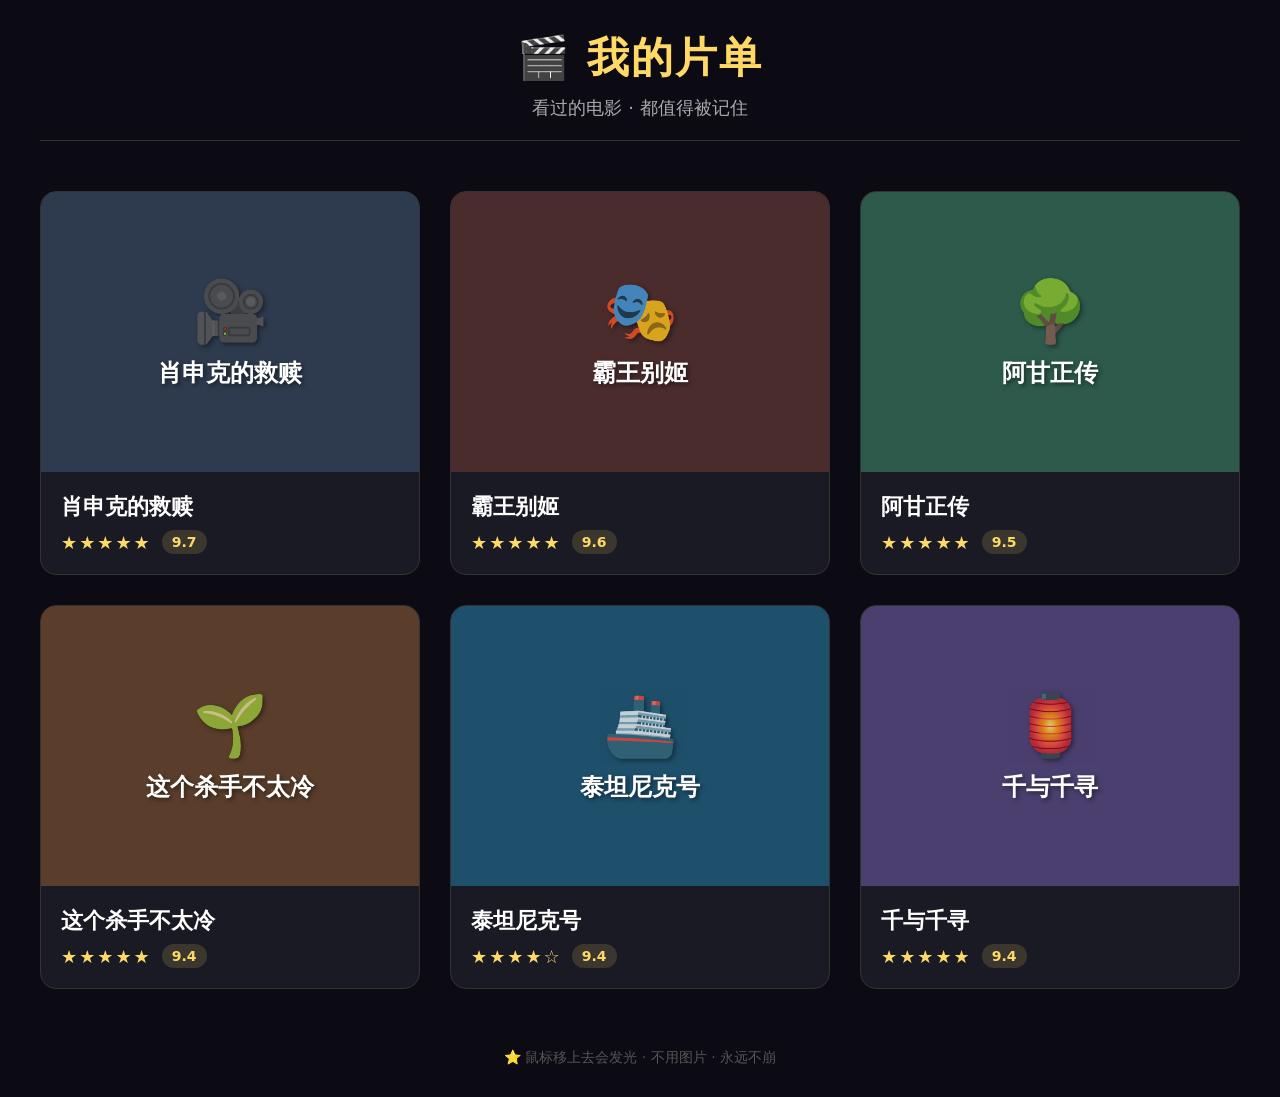
<file: index.html>
<!DOCTYPE html>
<html lang="zh">
<head>
    <meta charset="UTF-8">
    <meta name="viewport" content="width=device-width, initial-scale=1.0">
    <title>我的电影收藏 · 极简版</title>
    <style>
        /* 最基础的样式，保证不花哨不出错 */
        * {
            margin: 0;
            padding: 0;
            box-sizing: border-box;
        }
        
        body {
            background: #0c0b14;
            font-family: system-ui, 'Segoe UI', Roboto, sans-serif;
            padding: 30px 20px;
        }
        
        .container {
            max-width: 1200px;
            margin: 0 auto;
        }
        
        h1 {
            color: #ffd966;
            text-align: center;
            font-size: 42px;
            margin-bottom: 10px;
            letter-spacing: 2px;
        }
        
        .sub {
            text-align: center;
            color: #aaa;
            margin-bottom: 50px;
            font-size: 18px;
            border-bottom: 1px solid #333;
            padding-bottom: 20px;
        }
        
        /* 最简单的网格，3列 */
        .grid {
            display: grid;
            grid-template-columns: repeat(3, 1fr);
            gap: 30px;
        }
        
        /* 卡片样式 - 干干净净 */
        .card {
            background: #1a1a24;
            border-radius: 16px;
            overflow: hidden;
            border: 1px solid #333;
            transition: 0.2s;
        }
        
        .card:hover {
            transform: scale(1.02);
            border-color: #ffd966;
        }
        
        /* 纯色背景代替图片，绝对稳定 */
        .poster {
            width: 100%;
            height: 280px;
            display: flex;
            flex-direction: column;
            align-items: center;
            justify-content: center;
            color: white;
            font-size: 24px;
            font-weight: bold;
            text-shadow: 2px 2px 4px rgba(0,0,0,0.5);
        }
        
        /* 每部电影不同的背景色 */
        .m1 { background: #2e3b4e; }  /* 肖申克 - 深蓝灰 */
        .m2 { background: #4a2c2c; }  /* 霸王别姬 - 深红褐 */
        .m3 { background: #2d5a4b; }  /* 阿甘 - 森林绿 */
        .m4 { background: #5a3e2b; }  /* 杀手 - 咖啡色 */
        .m5 { background: #1e4f6b; }  /* 泰坦尼克 - 深海蓝 */
        .m6 { background: #4a3f6e; }  /* 千寻 - 紫灰 */
        
        .poster span {
            font-size: 60px;
            margin-bottom: 10px;
            opacity: 0.8;
        }
        
        .info {
            padding: 20px;
        }
        
        .title {
            color: white;
            font-size: 22px;
            font-weight: 600;
            margin-bottom: 8px;
        }
        
        .rating {
            display: flex;
            align-items: center;
            gap: 10px;
        }
        
        .stars {
            color: #ffd966;
            font-size: 18px;
            letter-spacing: 2px;
        }
        
        .score {
            color: #ffd966;
            background: rgba(255, 217, 102, 0.15);
            padding: 4px 10px;
            border-radius: 20px;
            font-size: 14px;
            font-weight: bold;
        }
        
        .footer {
            text-align: center;
            margin-top: 60px;
            color: #555;
            font-size: 14px;
        }
        
        /* 手机适配 */
        @media (max-width: 700px) {
            .grid {
                grid-template-columns: repeat(2, 1fr);
                gap: 20px;
            }
            h1 { font-size: 32px; }
        }
        
        @media (max-width: 450px) {
            .grid {
                grid-template-columns: 1fr;
            }
        }
    </style>
</head>
<body>
    <div class="container">
        <h1>🎬 我的片单</h1>
        <div class="sub">看过的电影 · 都值得被记住</div>
        
        <div class="grid">
            <!-- 电影 1 -->
            <div class="card">
                <div class="poster m1"><span>🎥</span>肖申克的救赎</div>
                <div class="info">
                    <div class="title">肖申克的救赎</div>
                    <div class="rating">
                        <span class="stars">★★★★★</span>
                        <span class="score">9.7</span>
                    </div>
                </div>
            </div>
            
            <!-- 电影 2 -->
            <div class="card">
                <div class="poster m2"><span>🎭</span>霸王别姬</div>
                <div class="info">
                    <div class="title">霸王别姬</div>
                    <div class="rating">
                        <span class="stars">★★★★★</span>
                        <span class="score">9.6</span>
                    </div>
                </div>
            </div>
            
            <!-- 电影 3 -->
            <div class="card">
                <div class="poster m3"><span>🌳</span>阿甘正传</div>
                <div class="info">
                    <div class="title">阿甘正传</div>
                    <div class="rating">
                        <span class="stars">★★★★★</span>
                        <span class="score">9.5</span>
                    </div>
                </div>
            </div>
            
            <!-- 电影 4 -->
            <div class="card">
                <div class="poster m4"><span>🌱</span>这个杀手不太冷</div>
                <div class="info">
                    <div class="title">这个杀手不太冷</div>
                    <div class="rating">
                        <span class="stars">★★★★★</span>
                        <span class="score">9.4</span>
                    </div>
                </div>
            </div>
            
            <!-- 电影 5 -->
            <div class="card">
                <div class="poster m5"><span>🚢</span>泰坦尼克号</div>
                <div class="info">
                    <div class="title">泰坦尼克号</div>
                    <div class="rating">
                        <span class="stars">★★★★☆</span>
                        <span class="score">9.4</span>
                    </div>
                </div>
            </div>
            
            <!-- 电影 6 -->
            <div class="card">
                <div class="poster m6"><span>🏮</span>千与千寻</div>
                <div class="info">
                    <div class="title">千与千寻</div>
                    <div class="rating">
                        <span class="stars">★★★★★</span>
                        <span class="score">9.4</span>
                    </div>
                </div>
            </div>
        </div>
        
        <div class="footer">
            ⭐ 鼠标移上去会发光 · 不用图片 · 永远不崩
        </div>
    </div>
</body>
</html>
</file>
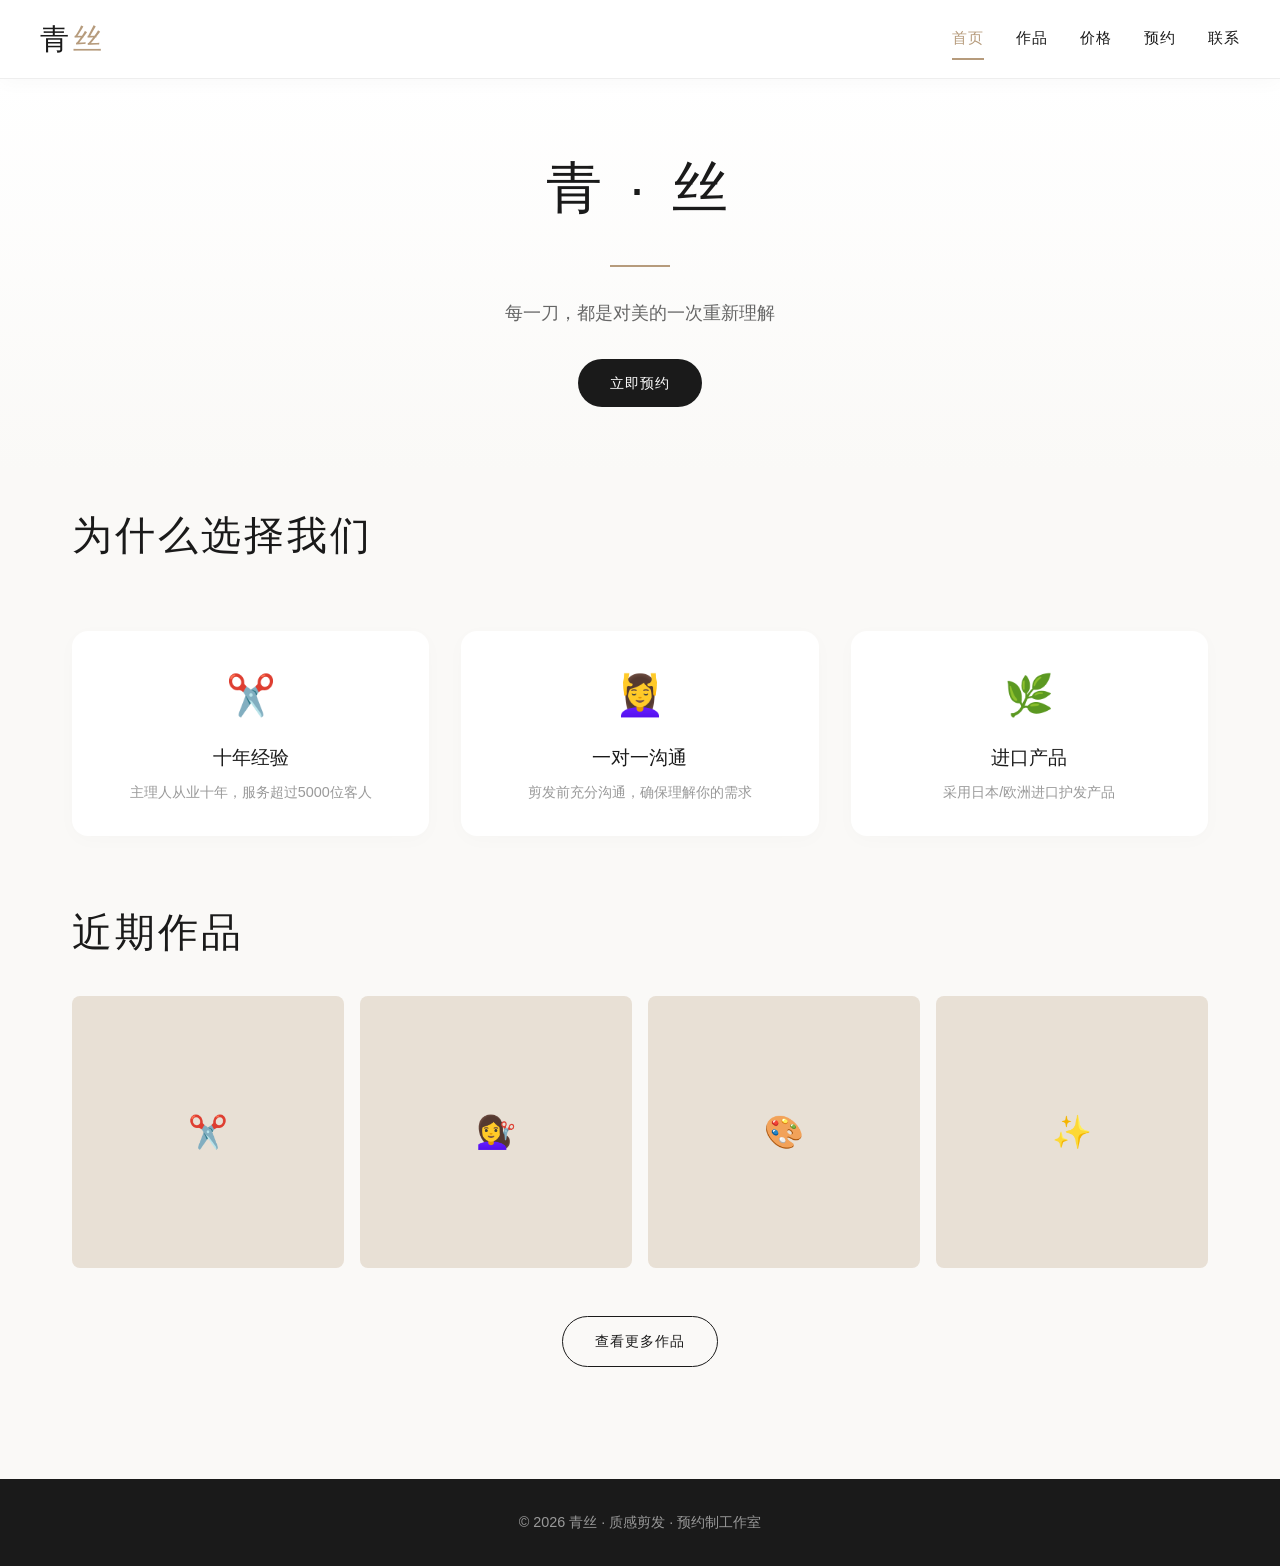
<file: qing-si-hair/index.html>
<!DOCTYPE html>
<html lang="zh">
<head>
    <meta charset="UTF-8">
    <meta name="viewport" content="width=device-width, initial-scale=1.0">
    <title>青丝 · 质感剪发 | 首页</title>
    <link rel="stylesheet" href="css/style.css">
    <style>
        /* 首页专用样式 */
        .hero {
            text-align: center;
            padding: 4rem 0;
            background: linear-gradient(180deg, #fff 0%, #faf9f7 100%);
        }
        
        .hero h1 {
            font-size: 3.5rem;
            font-weight: 350;
            letter-spacing: 6px;
            margin-bottom: 1rem;
        }
        
        .hero-divider {
            width: 60px;
            height: 2px;
            background: #b69b7c;
            margin: 2rem auto;
        }
        
        .hero p {
            font-size: 1.1rem;
            color: #666;
            max-width: 600px;
            margin: 0 auto 2rem;
        }
        
        .features {
            display: grid;
            grid-template-columns: repeat(3, 1fr);
            gap: 2rem;
            margin: 4rem 0;
        }
        
        .feature {
            text-align: center;
            padding: 2rem;
            background: white;
            border-radius: 16px;
            box-shadow: 0 4px 20px rgba(0,0,0,0.02);
        }
        
        .feature-icon {
            font-size: 2.5rem;
            margin-bottom: 1rem;
        }
        
        .feature h3 {
            font-weight: 400;
            margin-bottom: 0.5rem;
        }
        
        .feature p {
            color: #999;
            font-size: 0.9rem;
        }
        
        .recent-works {
            display: grid;
            grid-template-columns: repeat(4, 1fr);
            gap: 1rem;
            margin: 2rem 0 3rem;
        }
        
        .work-item {
            aspect-ratio: 1;
            background: #e8e0d5;
            border-radius: 8px;
            display: flex;
            align-items: center;
            justify-content: center;
            color: #b69b7c;
            font-size: 2rem;
        }
        
        @media (max-width: 900px) {
            .features {
                grid-template-columns: repeat(2, 1fr);
            }
            .recent-works {
                grid-template-columns: repeat(2, 1fr);
            }
        }
        
        @media (max-width: 600px) {
            .features {
                grid-template-columns: 1fr;
            }
        }
    </style>
</head>
<body>
    <nav class="navbar">
        <div class="nav-container">
            <a href="index.html" class="logo">青<span>丝</span></a>
            <div class="nav-links">
                <a href="index.html" class="active">首页</a>
                <a href="works.html">作品</a>
                <a href="price.html">价格</a>
                <a href="booking.html">预约</a>
                <a href="contact.html">联系</a>
            </div>
        </div>
    </nav>
    
    <div class="hero">
        <h1>青 · 丝</h1>
        <div class="hero-divider"></div>
        <p>每一刀，都是对美的一次重新理解</p>
        <a href="booking.html" class="btn">立即预约</a>
    </div>
    
    <div class="container">
        <h2 class="page-title">为什么选择我们</h2>
        <div class="features">
            <div class="feature">
                <div class="feature-icon">✂️</div>
                <h3>十年经验</h3>
                <p>主理人从业十年，服务超过5000位客人</p>
            </div>
            <div class="feature">
                <div class="feature-icon">💆‍♀️</div>
                <h3>一对一沟通</h3>
                <p>剪发前充分沟通，确保理解你的需求</p>
            </div>
            <div class="feature">
                <div class="feature-icon">🌿</div>
                <h3>进口产品</h3>
                <p>采用日本/欧洲进口护发产品</p>
            </div>
        </div>
        
        <h2 class="page-title">近期作品</h2>
        <div class="recent-works">
            <div class="work-item">✂️</div>
            <div class="work-item">💇‍♀️</div>
            <div class="work-item">🎨</div>
            <div class="work-item">✨</div>
        </div>
        <div style="text-align: center; margin: 2rem 0;">
            <a href="works.html" class="btn btn-outline">查看更多作品</a>
        </div>
    </div>
    
    <footer class="footer">
        © 2026 青丝 · 质感剪发 · 预约制工作室
    </footer>
</body>
</html>
</file>
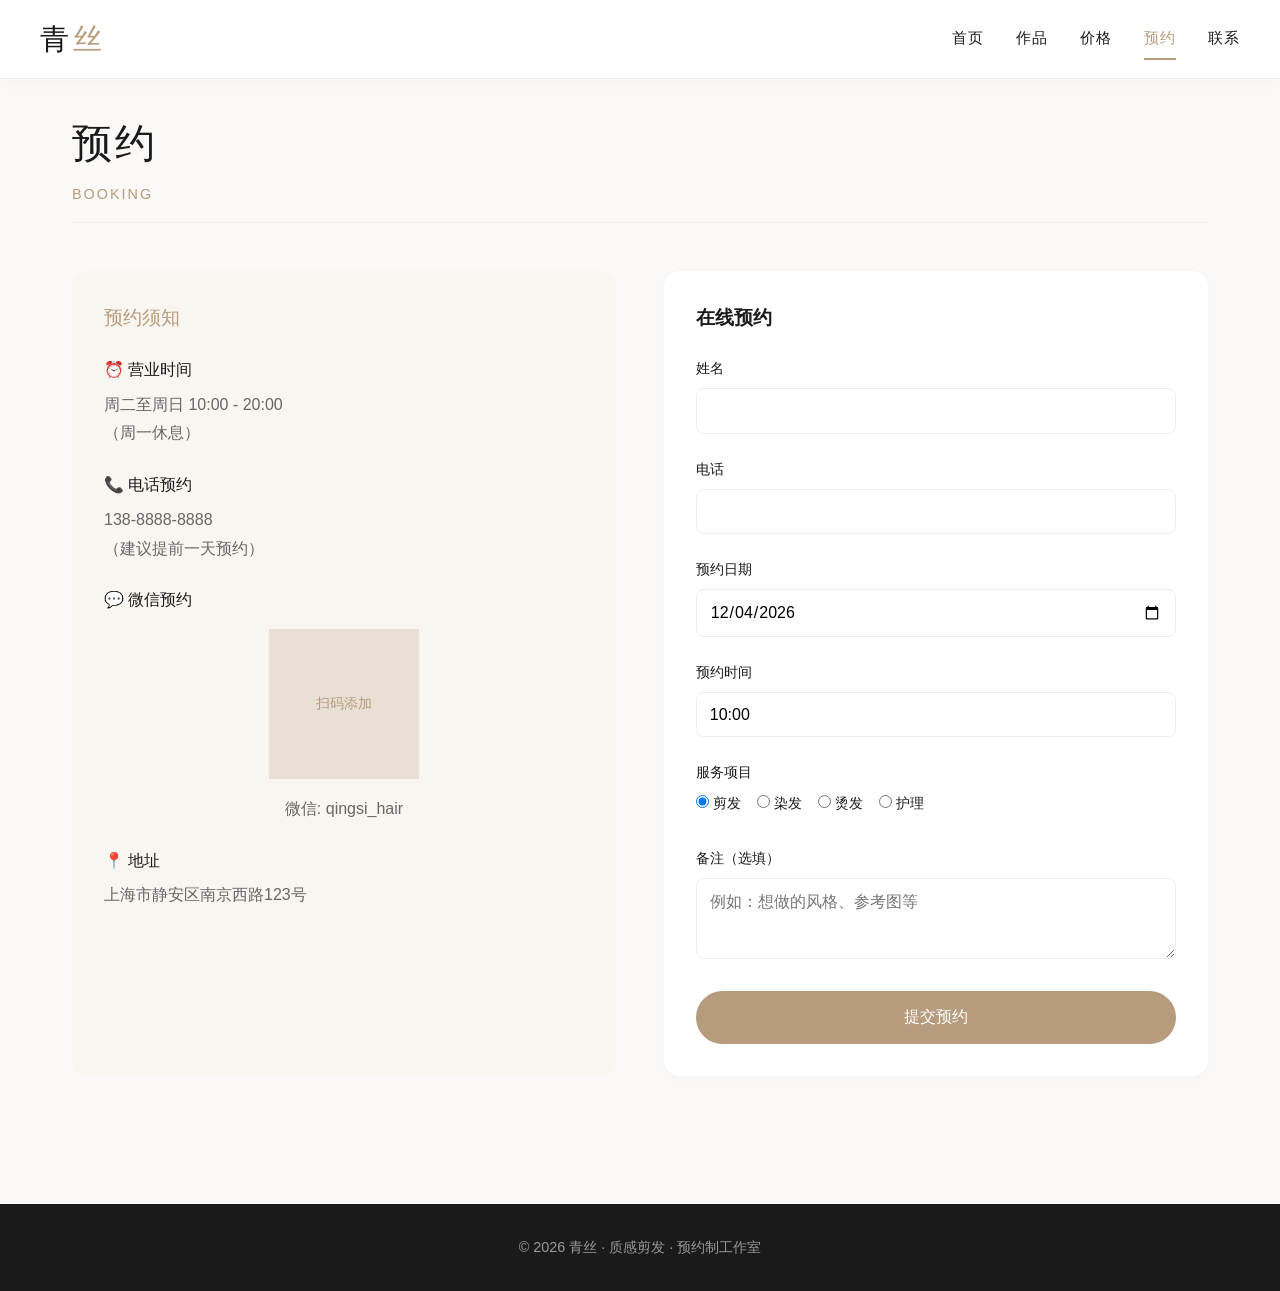
<file: qing-si-hair/booking.html>
<!DOCTYPE html>
<html lang="zh">
<head>
    <meta charset="UTF-8">
    <meta name="viewport" content="width=device-width, initial-scale=1.0">
    <title>预约 · 青丝</title>
    <link rel="stylesheet" href="css/style.css">
    <style>
        .booking-container {
            display: grid;
            grid-template-columns: 1fr 1fr;
            gap: 3rem;
            margin: 3rem 0;
        }
        
        .info-card {
            background: #f9f5f0;
            padding: 2rem;
            border-radius: 16px;
        }
        
        .info-card h3 {
            font-weight: 400;
            margin-bottom: 1.5rem;
            color: #b69b7c;
        }
        
        .info-item {
            margin-bottom: 1.5rem;
        }
        
        .info-item h4 {
            font-weight: 500;
            margin-bottom: 0.5rem;
            color: #1a1a1a;
        }
        
        .info-item p {
            color: #666;
            line-height: 1.8;
        }
        
        .qr-code {
            width: 150px;
            height: 150px;
            background: #e8e0d5;
            margin: 1rem auto;
            display: flex;
            align-items: center;
            justify-content: center;
            color: #b69b7c;
            font-size: 0.9rem;
        }
        
        .form-card {
            background: white;
            padding: 2rem;
            border-radius: 16px;
            box-shadow: 0 4px 20px rgba(0,0,0,0.02);
        }
        
        .form-group {
            margin-bottom: 1.5rem;
        }
        
        .form-group label {
            display: block;
            margin-bottom: 0.5rem;
            color: #1a1a1a;
            font-size: 0.9rem;
        }
        
        .form-control {
            width: 100%;
            padding: 0.8rem;
            border: 1px solid #eee;
            border-radius: 8px;
            font-size: 1rem;
            transition: 0.2s;
        }
        
        .form-control:focus {
            outline: none;
            border-color: #b69b7c;
        }
        
        select.form-control {
            appearance: none;
            background: white;
        }
        
        .radio-group {
            display: flex;
            gap: 1rem;
            margin-top: 0.5rem;
        }
        
        .radio-label {
            display: flex;
            align-items: center;
            gap: 0.3rem;
            cursor: pointer;
        }
        
        .submit-btn {
            width: 100%;
            padding: 1rem;
            background: #b69b7c;
            color: white;
            border: none;
            border-radius: 40px;
            font-size: 1rem;
            cursor: pointer;
            transition: 0.3s;
        }
        
        .submit-btn:hover {
            background: #9a8065;
        }
        
        #formMessage {
            margin-top: 1rem;
            padding: 1rem;
            border-radius: 8px;
            display: none;
        }
        
        .success-message {
            background: #e8f5e9;
            color: #2e7d32;
            display: block;
        }
        
        .error-message {
            background: #ffebee;
            color: #c62828;
            display: block;
        }
        
        @media (max-width: 900px) {
            .booking-container {
                grid-template-columns: 1fr;
            }
        }
    </style>
</head>
<body>
    <nav class="navbar">
        <div class="nav-container">
            <a href="index.html" class="logo">青<span>丝</span></a>
            <div class="nav-links">
                <a href="index.html">首页</a>
                <a href="works.html">作品</a>
                <a href="price.html">价格</a>
                <a href="booking.html" class="active">预约</a>
                <a href="contact.html">联系</a>
            </div>
        </div>
    </nav>
    
    <div class="container">
        <h1 class="page-title">预约</h1>
        <div class="page-subtitle">BOOKING</div>
        
        <div class="booking-container">
            <div class="info-card">
                <h3>预约须知</h3>
                <div class="info-item">
                    <h4>⏰ 营业时间</h4>
                    <p>周二至周日 10:00 - 20:00<br>（周一休息）</p>
                </div>
                <div class="info-item">
                    <h4>📞 电话预约</h4>
                    <p>138-8888-8888<br>（建议提前一天预约）</p>
                </div>
                <div class="info-item">
                    <h4>💬 微信预约</h4>
                    <div class="qr-code">扫码添加</div>
                    <p style="text-align: center;">微信: qingsi_hair</p>
                </div>
                <div class="info-item">
                    <h4>📍 地址</h4>
                    <p>上海市静安区南京西路123号</p>
                </div>
            </div>
            
            <div class="form-card">
                <h3 style="margin-bottom: 1.5rem;">在线预约</h3>
                <form id="bookingForm">
                    <div class="form-group">
                        <label>姓名</label>
                        <input type="text" class="form-control" id="name" required>
                    </div>
                    
                    <div class="form-group">
                        <label>电话</label>
                        <input type="tel" class="form-control" id="phone" required>
                    </div>
                    
                    <div class="form-group">
                        <label>预约日期</label>
                        <input type="date" class="form-control" id="date" required>
                    </div>
                    
                    <div class="form-group">
                        <label>预约时间</label>
                        <select class="form-control" id="time">
                            <option>10:00</option>
                            <option>11:00</option>
                            <option>13:00</option>
                            <option>14:00</option>
                            <option>15:00</option>
                            <option>16:00</option>
                            <option>17:00</option>
                            <option>18:00</option>
                            <option>19:00</option>
                        </select>
                    </div>
                    
                    <div class="form-group">
                        <label>服务项目</label>
                        <div class="radio-group">
                            <label class="radio-label">
                                <input type="radio" name="service" value="剪发" checked> 剪发
                            </label>
                            <label class="radio-label">
                                <input type="radio" name="service" value="染发"> 染发
                            </label>
                            <label class="radio-label">
                                <input type="radio" name="service" value="烫发"> 烫发
                            </label>
                            <label class="radio-label">
                                <input type="radio" name="service" value="护理"> 护理
                            </label>
                        </div>
                    </div>
                    
                    <div class="form-group">
                        <label>备注（选填）</label>
                        <textarea class="form-control" rows="3" id="notes" placeholder="例如：想做的风格、参考图等"></textarea>
                    </div>
                    
                    <button type="submit" class="submit-btn">提交预约</button>
                    <div id="formMessage"></div>
                </form>
            </div>
        </div>
    </div>
    
    <footer class="footer">
        © 2026 青丝 · 质感剪发 · 预约制工作室
    </footer>
    
    <script src="js/script.js"></script>
</body>
</html>
</file>
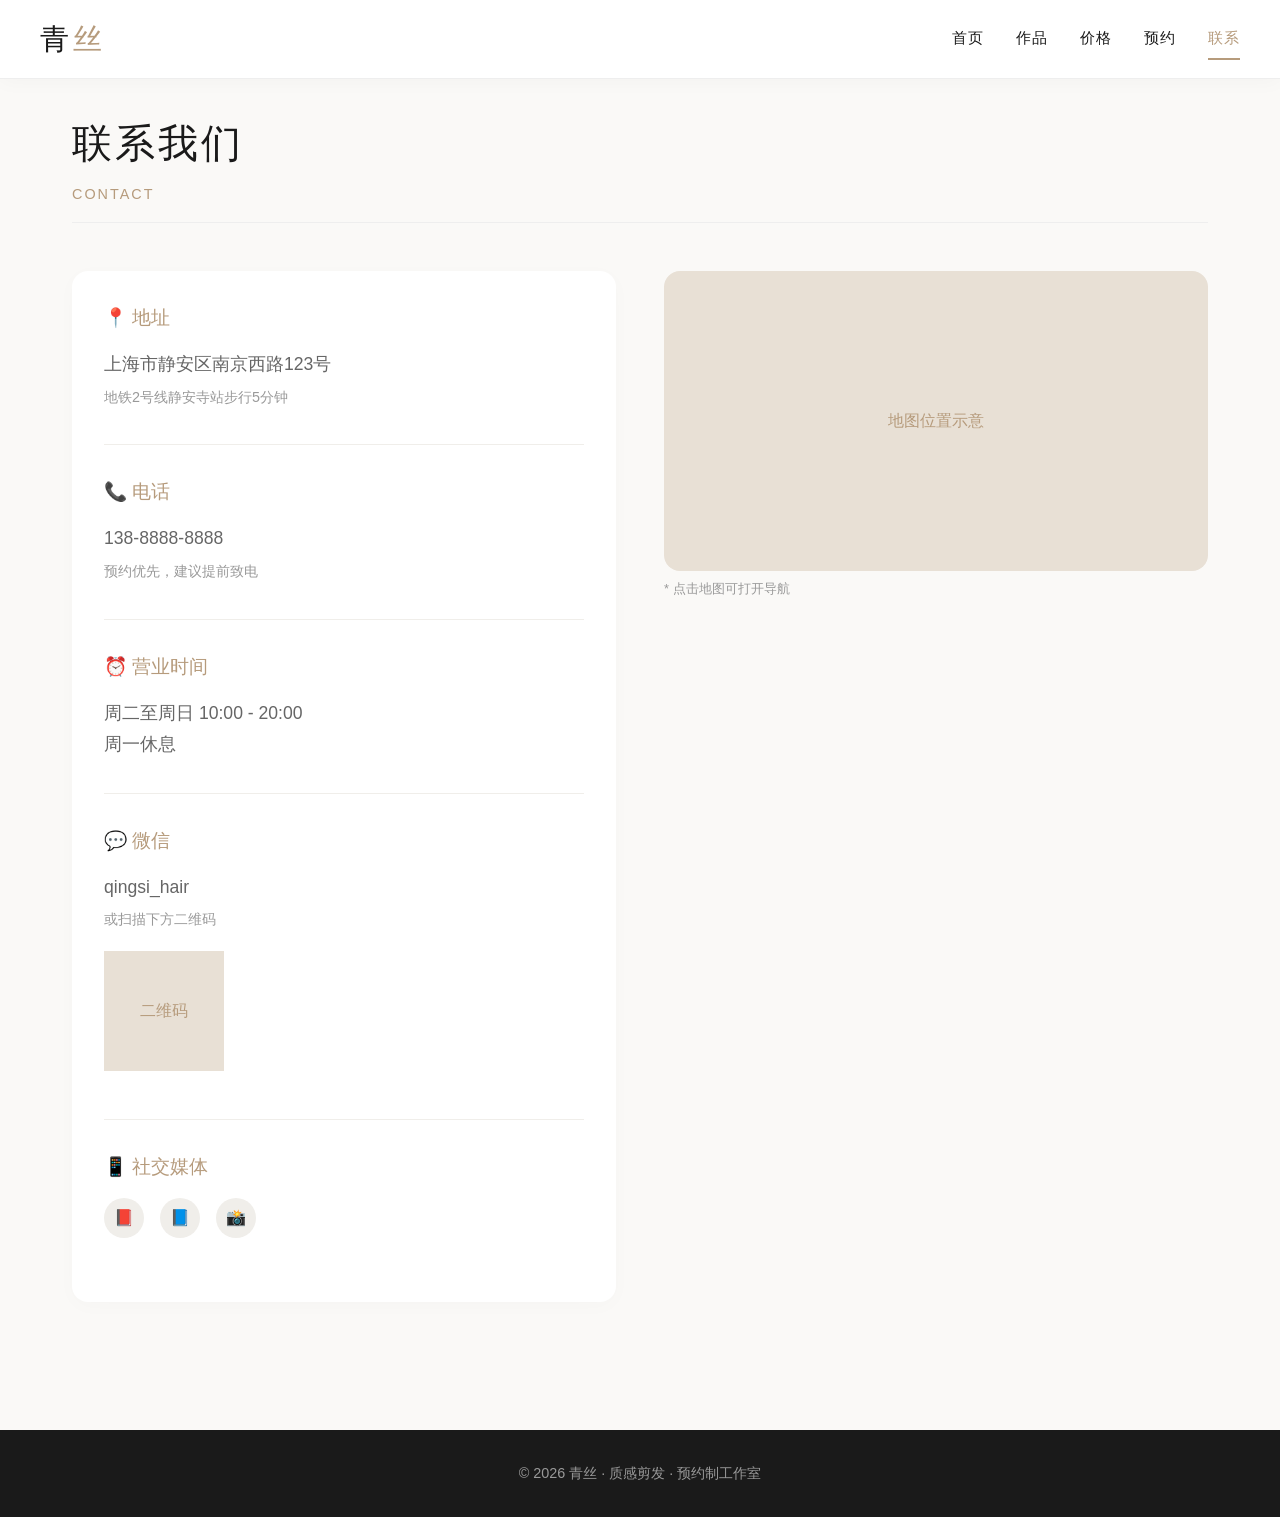
<file: qing-si-hair/contact.html>
<!DOCTYPE html>
<html lang="zh">
<head>
    <meta charset="UTF-8">
    <meta name="viewport" content="width=device-width, initial-scale=1.0">
    <title>联系我们 · 青丝</title>
    <link rel="stylesheet" href="css/style.css">
    <style>
        .contact-grid {
            display: grid;
            grid-template-columns: 1fr 1fr;
            gap: 3rem;
            margin: 3rem 0;
        }
        
        .contact-info {
            background: white;
            padding: 2rem;
            border-radius: 16px;
            box-shadow: 0 4px 20px rgba(0,0,0,0.02);
        }
        
        .contact-item {
            margin-bottom: 2rem;
            padding-bottom: 2rem;
            border-bottom: 1px solid #f0eeea;
        }
        
        .contact-item:last-child {
            border-bottom: none;
            padding-bottom: 0;
        }
        
        .contact-item h3 {
            font-weight: 400;
            color: #b69b7c;
            margin-bottom: 1rem;
        }
        
        .contact-item p {
            color: #666;
            line-height: 1.8;
            font-size: 1.1rem;
        }
        
        .contact-item .small {
            font-size: 0.9rem;
            color: #999;
        }
        
        .map-placeholder {
            background: #e8e0d5;
            height: 300px;
            border-radius: 16px;
            display: flex;
            align-items: center;
            justify-content: center;
            color: #b69b7c;
            font-size: 1rem;
        }
        
        .social-links {
            display: flex;
            gap: 1rem;
            margin-top: 1rem;
        }
        
        .social-link {
            width: 40px;
            height: 40px;
            background: #f0eeea;
            border-radius: 50%;
            display: flex;
            align-items: center;
            justify-content: center;
            text-decoration: none;
            color: #1a1a1a;
            transition: 0.2s;
        }
        
        .social-link:hover {
            background: #b69b7c;
            color: white;
        }
        
        @media (max-width: 700px) {
            .contact-grid {
                grid-template-columns: 1fr;
            }
        }
    </style>
</head>
<body>
    <nav class="navbar">
        <div class="nav-container">
            <a href="index.html" class="logo">青<span>丝</span></a>
            <div class="nav-links">
                <a href="index.html">首页</a>
                <a href="works.html">作品</a>
                <a href="price.html">价格</a>
                <a href="booking.html">预约</a>
                <a href="contact.html" class="active">联系</a>
            </div>
        </div>
    </nav>
    
    <div class="container">
        <h1 class="page-title">联系我们</h1>
        <div class="page-subtitle">CONTACT</div>
        
        <div class="contact-grid">
            <div class="contact-info">
                <div class="contact-item">
                    <h3>📍 地址</h3>
                    <p>上海市静安区南京西路123号<br><span class="small">地铁2号线静安寺站步行5分钟</span></p>
                </div>
                
                <div class="contact-item">
                    <h3>📞 电话</h3>
                    <p>138-8888-8888<br><span class="small">预约优先，建议提前致电</span></p>
                </div>
                
                <div class="contact-item">
                    <h3>⏰ 营业时间</h3>
                    <p>周二至周日 10:00 - 20:00<br>周一休息</p>
                </div>
                
                <div class="contact-item">
                    <h3>💬 微信</h3>
                    <p>qingsi_hair<br><span class="small">或扫描下方二维码</span></p>
                    <div style="width: 120px; height: 120px; background: #e8e0d5; margin: 1rem 0; display: flex; align-items: center; justify-content: center; color: #b69b7c;">二维码</div>
                </div>
                
                <div class="contact-item">
                    <h3>📱 社交媒体</h3>
                    <div class="social-links">
                        <a href="#" class="social-link">📕</a>
                        <a href="#" class="social-link">📘</a>
                        <a href="#" class="social-link">📸</a>
                    </div>
                </div>
            </div>
            
            <div>
                <div class="map-placeholder">
                    地图位置示意
                </div>
                <p style="color: #999; font-size: 0.8rem; margin-top: 0.5rem;">* 点击地图可打开导航</p>
            </div>
        </div>
    </div>
    
    <footer class="footer">
        © 2026 青丝 · 质感剪发 · 预约制工作室
    </footer>
</body>
</html>
</file>
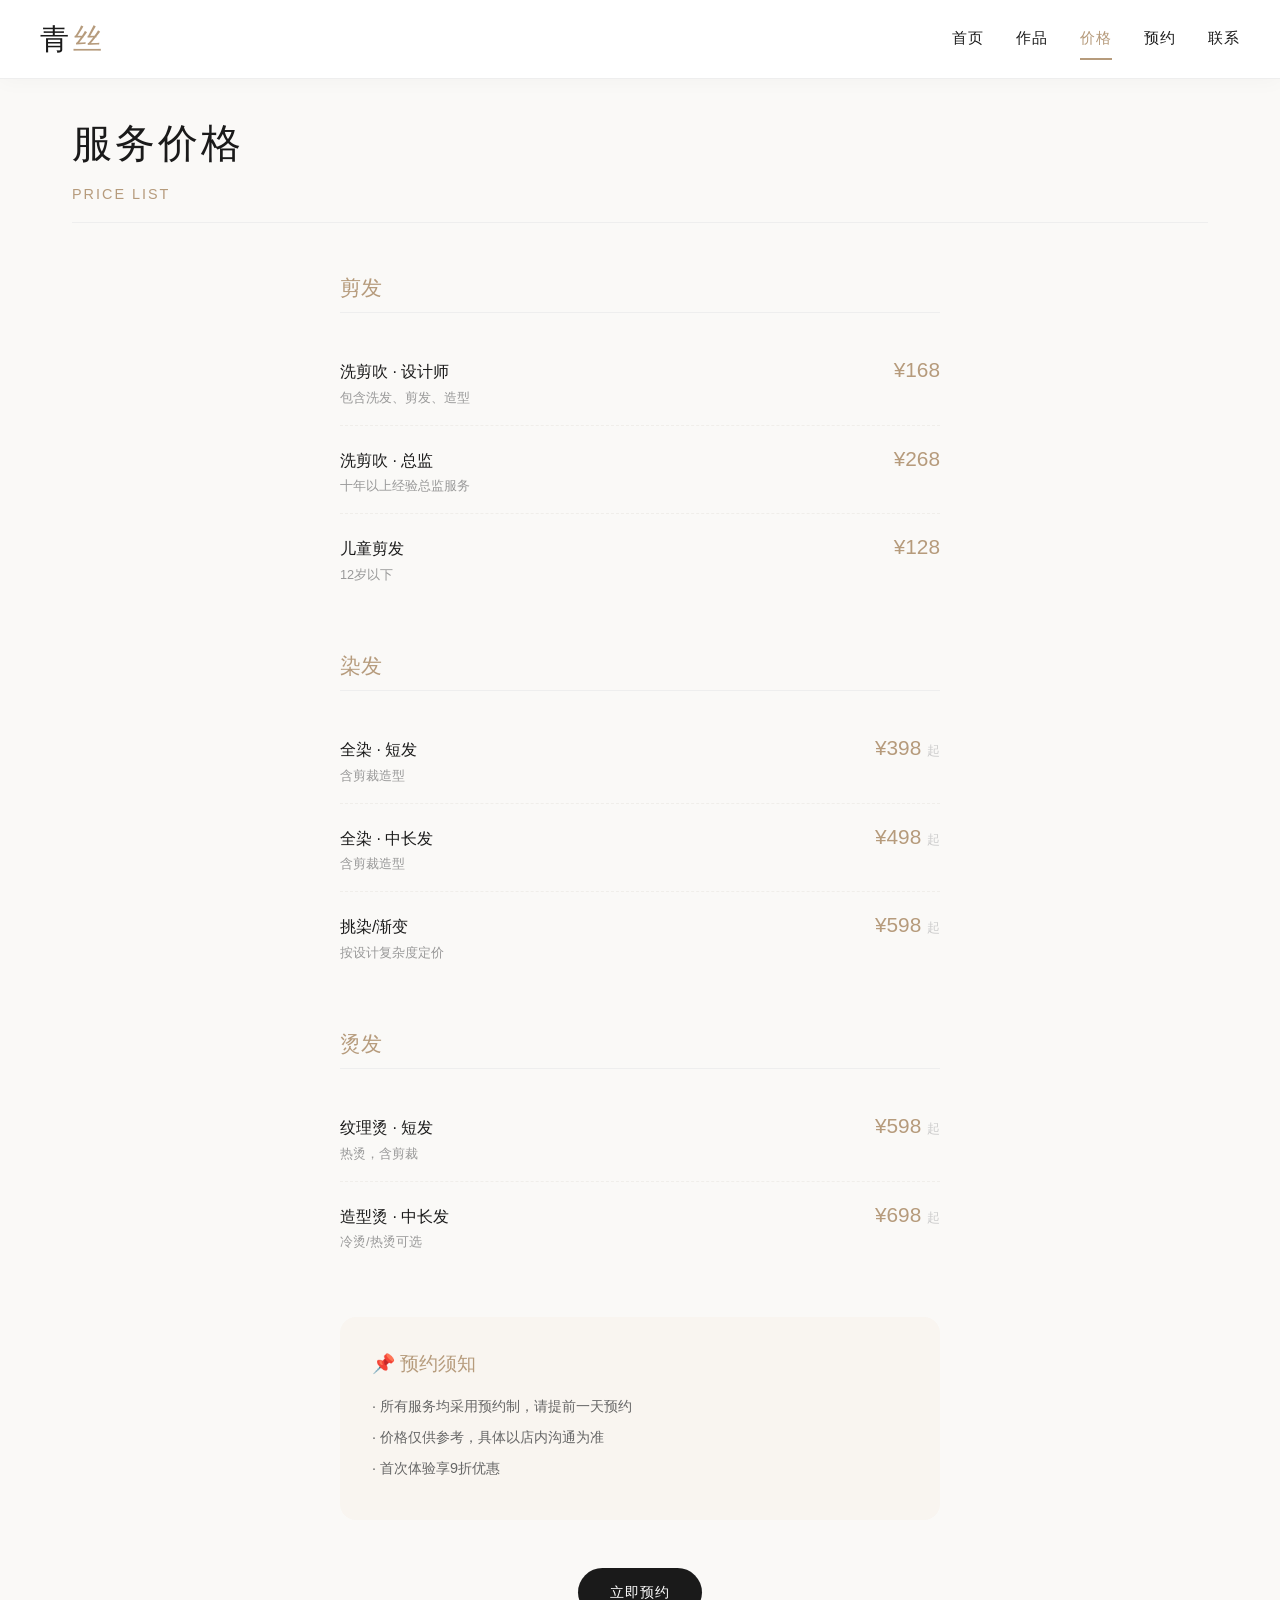
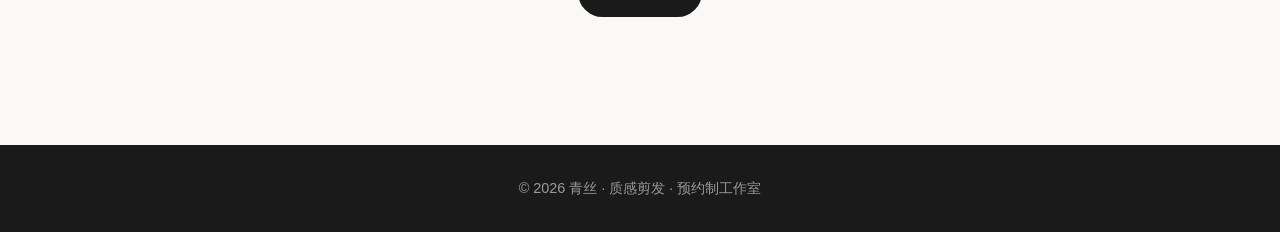
<file: qing-si-hair/price.html>
<!DOCTYPE html>
<html lang="zh">
<head>
    <meta charset="UTF-8">
    <meta name="viewport" content="width=device-width, initial-scale=1.0">
    <title>价格 · 青丝</title>
    <link rel="stylesheet" href="css/style.css">
    <style>
        .price-container {
            max-width: 600px;
            margin: 0 auto;
        }
        
        .price-category {
            margin-bottom: 3rem;
        }
        
        .category-title {
            font-size: 1.3rem;
            font-weight: 400;
            color: #b69b7c;
            margin-bottom: 1.5rem;
            padding-bottom: 0.5rem;
            border-bottom: 1px solid #eee;
        }
        
        .price-item {
            display: flex;
            justify-content: space-between;
            align-items: baseline;
            padding: 1rem 0;
            border-bottom: 1px dashed #f0eeea;
        }
        
        .price-item:last-child {
            border-bottom: none;
        }
        
        .service-info {
            flex: 1;
        }
        
        .service-name {
            font-weight: 500;
            margin-bottom: 0.2rem;
        }
        
        .service-desc {
            font-size: 0.8rem;
            color: #999;
        }
        
        .service-price {
            font-size: 1.3rem;
            font-weight: 400;
            color: #b69b7c;
        }
        
        .service-price small {
            font-size: 0.8rem;
            color: #ccc;
            font-weight: 300;
        }
        
        .notice {
            background: #f9f5f0;
            padding: 2rem;
            border-radius: 16px;
            margin: 3rem 0;
        }
        
        .notice h3 {
            font-weight: 400;
            margin-bottom: 1rem;
            color: #b69b7c;
        }
        
        .notice p {
            color: #666;
            font-size: 0.9rem;
            margin-bottom: 0.5rem;
        }
    </style>
</head>
<body>
    <nav class="navbar">
        <div class="nav-container">
            <a href="index.html" class="logo">青<span>丝</span></a>
            <div class="nav-links">
                <a href="index.html">首页</a>
                <a href="works.html">作品</a>
                <a href="price.html" class="active">价格</a>
                <a href="booking.html">预约</a>
                <a href="contact.html">联系</a>
            </div>
        </div>
    </nav>
    
    <div class="container">
        <h1 class="page-title">服务价格</h1>
        <div class="page-subtitle">PRICE LIST</div>
        
        <div class="price-container">
            <div class="price-category">
                <div class="category-title">剪发</div>
                <div class="price-item">
                    <div class="service-info">
                        <div class="service-name">洗剪吹 · 设计师</div>
                        <div class="service-desc">包含洗发、剪发、造型</div>
                    </div>
                    <div class="service-price">¥168</div>
                </div>
                <div class="price-item">
                    <div class="service-info">
                        <div class="service-name">洗剪吹 · 总监</div>
                        <div class="service-desc">十年以上经验总监服务</div>
                    </div>
                    <div class="service-price">¥268</div>
                </div>
                <div class="price-item">
                    <div class="service-info">
                        <div class="service-name">儿童剪发</div>
                        <div class="service-desc">12岁以下</div>
                    </div>
                    <div class="service-price">¥128</div>
                </div>
            </div>
            
            <div class="price-category">
                <div class="category-title">染发</div>
                <div class="price-item">
                    <div class="service-info">
                        <div class="service-name">全染 · 短发</div>
                        <div class="service-desc">含剪裁造型</div>
                    </div>
                    <div class="service-price">¥398 <small>起</small></div>
                </div>
                <div class="price-item">
                    <div class="service-info">
                        <div class="service-name">全染 · 中长发</div>
                        <div class="service-desc">含剪裁造型</div>
                    </div>
                    <div class="service-price">¥498 <small>起</small></div>
                </div>
                <div class="price-item">
                    <div class="service-info">
                        <div class="service-name">挑染/渐变</div>
                        <div class="service-desc">按设计复杂度定价</div>
                    </div>
                    <div class="service-price">¥598 <small>起</small></div>
                </div>
            </div>
            
            <div class="price-category">
                <div class="category-title">烫发</div>
                <div class="price-item">
                    <div class="service-info">
                        <div class="service-name">纹理烫 · 短发</div>
                        <div class="service-desc">热烫，含剪裁</div>
                    </div>
                    <div class="service-price">¥598 <small>起</small></div>
                </div>
                <div class="price-item">
                    <div class="service-info">
                        <div class="service-name">造型烫 · 中长发</div>
                        <div class="service-desc">冷烫/热烫可选</div>
                    </div>
                    <div class="service-price">¥698 <small>起</small></div>
                </div>
            </div>
            
            <div class="notice">
                <h3>📌 预约须知</h3>
                <p>· 所有服务均采用预约制，请提前一天预约</p>
                <p>· 价格仅供参考，具体以店内沟通为准</p>
                <p>· 首次体验享9折优惠</p>
            </div>
            
            <div style="text-align: center; margin: 3rem 0;">
                <a href="booking.html" class="btn">立即预约</a>
            </div>
        </div>
    </div>
    
    <footer class="footer">
        © 2026 青丝 · 质感剪发 · 预约制工作室
    </footer>
</body>
</html>
</file>
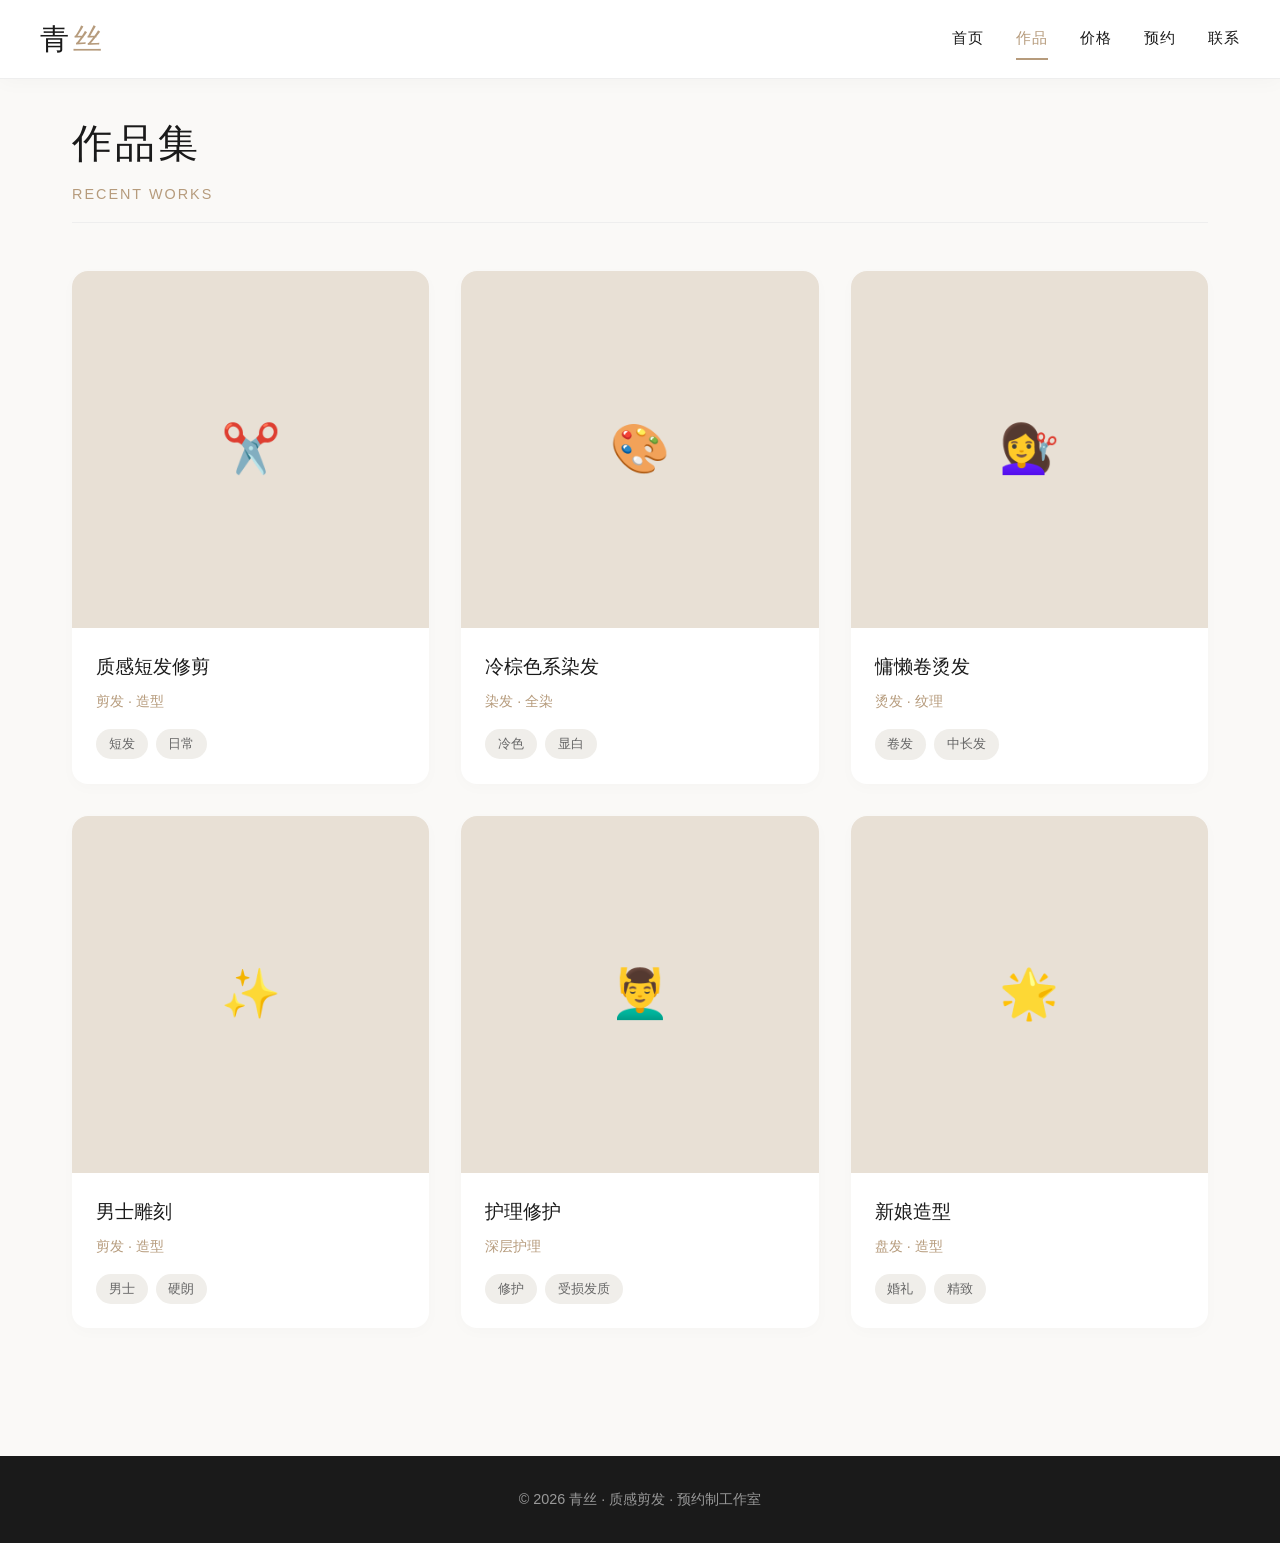
<file: qing-si-hair/works.html>
<!DOCTYPE html>
<html lang="zh">
<head>
    <meta charset="UTF-8">
    <meta name="viewport" content="width=device-width, initial-scale=1.0">
    <title>作品集 · 青丝</title>
    <link rel="stylesheet" href="css/style.css">
    <style>
        .works-grid {
            display: grid;
            grid-template-columns: repeat(3, 1fr);
            gap: 2rem;
            margin: 3rem 0;
        }
        
        .work-card {
            background: white;
            border-radius: 16px;
            overflow: hidden;
            box-shadow: 0 4px 15px rgba(0,0,0,0.02);
            transition: 0.3s;
        }
        
        .work-card:hover {
            transform: translateY(-5px);
            box-shadow: 0 8px 25px rgba(0,0,0,0.05);
        }
        
        .work-image {
            width: 100%;
            aspect-ratio: 1;
            background: #e8e0d5;
            display: flex;
            align-items: center;
            justify-content: center;
            font-size: 3rem;
            color: #b69b7c;
        }
        
        .work-info {
            padding: 1.5rem;
        }
        
        .work-info h3 {
            font-weight: 400;
            margin-bottom: 0.5rem;
        }
        
        .work-info p {
            color: #b69b7c;
            font-size: 0.9rem;
        }
        
        .work-tags {
            display: flex;
            gap: 0.5rem;
            margin-top: 1rem;
        }
        
        .tag {
            background: #f0eeea;
            padding: 0.3rem 0.8rem;
            border-radius: 20px;
            font-size: 0.8rem;
            color: #666;
        }
        
        @media (max-width: 900px) {
            .works-grid {
                grid-template-columns: repeat(2, 1fr);
            }
        }
        
        @media (max-width: 600px) {
            .works-grid {
                grid-template-columns: 1fr;
            }
        }
    </style>
</head>
<body>
    <nav class="navbar">
        <div class="nav-container">
            <a href="index.html" class="logo">青<span>丝</span></a>
            <div class="nav-links">
                <a href="index.html">首页</a>
                <a href="works.html" class="active">作品</a>
                <a href="price.html">价格</a>
                <a href="booking.html">预约</a>
                <a href="contact.html">联系</a>
            </div>
        </div>
    </nav>
    
    <div class="container">
        <h1 class="page-title">作品集</h1>
        <div class="page-subtitle">RECENT WORKS</div>
        
        <div class="works-grid">
            <div class="work-card">
                <div class="work-image">✂️</div>
                <div class="work-info">
                    <h3>质感短发修剪</h3>
                    <p>剪发 · 造型</p>
                    <div class="work-tags">
                        <span class="tag">短发</span>
                        <span class="tag">日常</span>
                    </div>
                </div>
            </div>
            
            <div class="work-card">
                <div class="work-image">🎨</div>
                <div class="work-info">
                    <h3>冷棕色系染发</h3>
                    <p>染发 · 全染</p>
                    <div class="work-tags">
                        <span class="tag">冷色</span>
                        <span class="tag">显白</span>
                    </div>
                </div>
            </div>
            
            <div class="work-card">
                <div class="work-image">💇‍♀️</div>
                <div class="work-info">
                    <h3>慵懒卷烫发</h3>
                    <p>烫发 · 纹理</p>
                    <div class="work-tags">
                        <span class="tag">卷发</span>
                        <span class="tag">中长发</span>
                    </div>
                </div>
            </div>
            
            <div class="work-card">
                <div class="work-image">✨</div>
                <div class="work-info">
                    <h3>男士雕刻</h3>
                    <p>剪发 · 造型</p>
                    <div class="work-tags">
                        <span class="tag">男士</span>
                        <span class="tag">硬朗</span>
                    </div>
                </div>
            </div>
            
            <div class="work-card">
                <div class="work-image">💆‍♂️</div>
                <div class="work-info">
                    <h3>护理修护</h3>
                    <p>深层护理</p>
                    <div class="work-tags">
                        <span class="tag">修护</span>
                        <span class="tag">受损发质</span>
                    </div>
                </div>
            </div>
            
            <div class="work-card">
                <div class="work-image">🌟</div>
                <div class="work-info">
                    <h3>新娘造型</h3>
                    <p>盘发 · 造型</p>
                    <div class="work-tags">
                        <span class="tag">婚礼</span>
                        <span class="tag">精致</span>
                    </div>
                </div>
            </div>
        </div>
    </div>
    
    <footer class="footer">
        © 2026 青丝 · 质感剪发 · 预约制工作室
    </footer>
</body>
</html>
</file>
<file: qing-si-hair/css/style.css>
/* 全局样式 */
* {
    margin: 0;
    padding: 0;
    box-sizing: border-box;
    font-family: 'Inter', -apple-system, BlinkMacSystemFont, 'Segoe UI', sans-serif;
}

body {
    background: #faf9f7;
    color: #1a1a1a;
    line-height: 1.6;
}

/* 导航栏 - 所有页面共用 */
.navbar {
    background: white;
    padding: 1rem 2rem;
    box-shadow: 0 2px 20px rgba(0,0,0,0.03);
    position: sticky;
    top: 0;
    z-index: 100;
    border-bottom: 1px solid #eee;
}

.nav-container {
    max-width: 1200px;
    margin: 0 auto;
    display: flex;
    justify-content: space-between;
    align-items: center;
}

.logo {
    font-size: 1.8rem;
    font-weight: 350;
    letter-spacing: 4px;
    color: #1a1a1a;
    text-decoration: none;
}

.logo span {
    color: #b69b7c;
    font-weight: 500;
}

.nav-links {
    display: flex;
    gap: 2rem;
}

.nav-links a {
    color: #1a1a1a;
    text-decoration: none;
    font-size: 0.95rem;
    letter-spacing: 1px;
    transition: 0.2s;
    padding: 0.5rem 0;
    border-bottom: 2px solid transparent;
}

.nav-links a:hover {
    color: #b69b7c;
    border-bottom-color: #b69b7c;
}

.nav-links a.active {
    border-bottom-color: #b69b7c;
    color: #b69b7c;
}

/* 容器 */
.container {
    max-width: 1200px;
    margin: 0 auto;
    padding: 2rem;
}

/* 页脚 - 所有页面共用 */
.footer {
    background: #1a1a1a;
    color: #999;
    text-align: center;
    padding: 2rem;
    font-size: 0.9rem;
    margin-top: 3rem;
}

/* 页面标题 */
.page-title {
    font-size: 2.5rem;
    font-weight: 350;
    letter-spacing: 3px;
    margin-bottom: 0.5rem;
    color: #1a1a1a;
}

.page-subtitle {
    color: #b69b7c;
    font-size: 0.9rem;
    letter-spacing: 2px;
    margin-bottom: 3rem;
    border-bottom: 1px solid #eee;
    padding-bottom: 1rem;
}

/* 按钮 */
.btn {
    display: inline-block;
    padding: 0.8rem 2rem;
    background: #1a1a1a;
    color: white;
    text-decoration: none;
    letter-spacing: 1px;
    font-size: 0.9rem;
    border: none;
    border-radius: 40px;
    transition: 0.3s;
    cursor: pointer;
}

.btn:hover {
    background: #b69b7c;
}

.btn-outline {
    background: transparent;
    border: 1px solid #1a1a1a;
    color: #1a1a1a;
}

.btn-outline:hover {
    background: #1a1a1a;
    color: white;
}

/* 响应式 */
@media (max-width: 700px) {
    .nav-links {
        display: none;  /* 手机上隐藏导航，实际项目需要汉堡菜单 */
    }
    .page-title {
        font-size: 2rem;
    }
}
</file>
